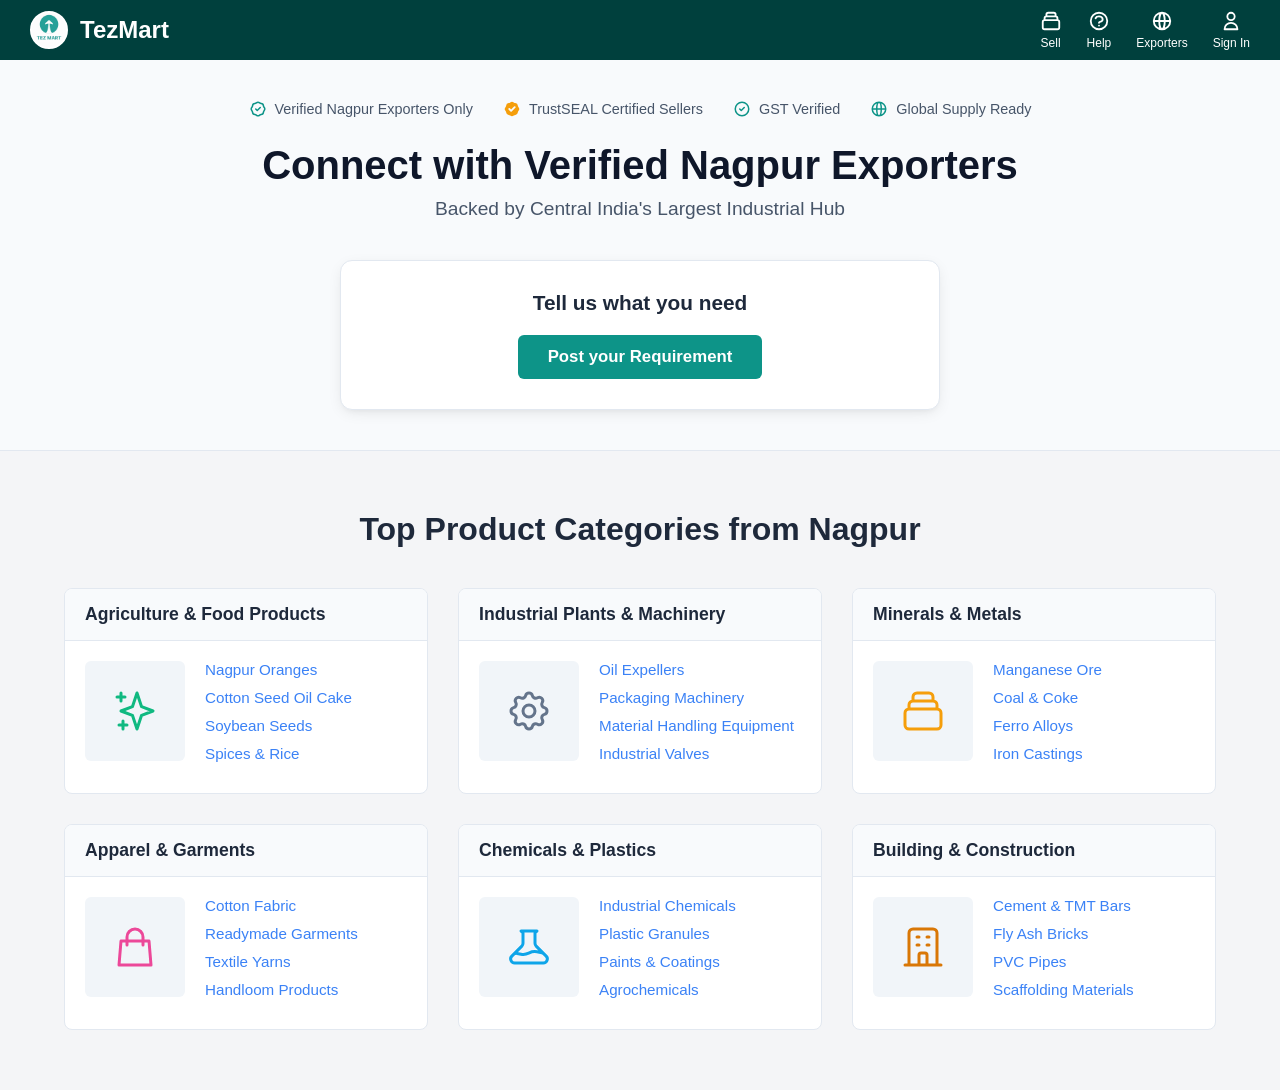
<file: exporters.html>
<!DOCTYPE html>
<html lang="en">
<head>
  <meta charset="UTF-8">
  <meta name="viewport" content="width=device-width, initial-scale=1.0">
  <title>Nagpur Exporters - TezMart</title>
  <link rel="stylesheet" href="/style.css">
  <link rel="icon" href="/favicon.png" type="image/svg+xml">
  <style>
    .exporters-hero {
      background-color: #f8fafc;
      padding: 40px 5%;
      text-align: center;
      border-bottom: 1px solid #e2e8f0;
    }
    
    .trust-badges {
      display: flex;
      justify-content: center;
      gap: 30px;
      margin-bottom: 25px;
      flex-wrap: wrap;
    }
    
    .trust-badge {
      display: flex;
      align-items: center;
      gap: 8px;
      font-size: 0.9rem;
      color: #475569;
      font-weight: 500;
    }
    
    .trust-badge svg {
      width: 18px;
      height: 18px;
      color: #0d9488;
    }
    
    .exporters-title {
      font-size: 2.5rem;
      color: #0f172a;
      margin-bottom: 10px;
      font-weight: 700;
    }
    
    .exporters-subtitle {
      font-size: 1.2rem;
      color: #475569;
      margin-bottom: 40px;
    }
    
    .requirement-box {
      max-width: 600px;
      margin: 0 auto;
      background: white;
      padding: 30px;
      border-radius: 12px;
      box-shadow: 0 4px 15px -3px rgba(0, 0, 0, 0.1), 0 4px 6px -4px rgba(0, 0, 0, 0.05);
      border: 1px solid #e2e8f0;
    }
    
    .requirement-box h3 {
      font-size: 1.3rem;
      color: #1e293b;
      margin-top: 0;
      margin-bottom: 20px;
      text-align: left;
    }
    
    .req-input-group {
      display: flex;
      align-items: center;
      margin-bottom: 20px;
    }
    
    .req-input-group label {
      width: 120px;
      text-align: left;
      color: #475569;
      font-size: 0.95rem;
    }
    
    .req-input-group input {
      flex: 1;
      padding: 12px 15px;
      border: 1px solid #cbd5e1;
      border-radius: 6px;
      font-size: 1rem;
      outline: none;
    }
    
    .req-input-group input:focus {
      border-color: #0d9488;
      box-shadow: 0 0 0 2px rgba(13, 148, 136, 0.1);
    }
    
    .submit-req-btn {
      background-color: #0d9488;
      color: white;
      border: none;
      padding: 12px 30px;
      border-radius: 6px;
      font-size: 1.05rem;
      font-weight: 600;
      cursor: pointer;
      transition: background-color 0.2s;
    }
    
    .submit-req-btn:hover {
      background-color: #0f766e;
    }
    
    .categories-section {
      padding: 60px 5%;
    }
    
    .categories-title {
      text-align: center;
      font-size: 2rem;
      color: #1e293b;
      margin-bottom: 40px;
    }
    
    .categories-grid {
      display: grid;
      grid-template-columns: repeat(auto-fill, minmax(350px, 1fr));
      gap: 30px;
    }
    
    .category-card {
      background: white;
      border: 1px solid #e2e8f0;
      border-radius: 8px;
      overflow: hidden;
    }
    
    .category-header {
      padding: 15px 20px;
      background-color: #f8fafc;
      border-bottom: 1px solid #e2e8f0;
      font-weight: 600;
      color: #1e293b;
      font-size: 1.1rem;
    }
    
    .category-content {
      display: flex;
      padding: 20px;
      gap: 20px;
    }
    
    .category-image {
      width: 100px;
      height: 100px;
      background-color: #f1f5f9;
      border-radius: 6px;
      object-fit: cover;
      display: flex;
      align-items: center;
      justify-content: center;
      color: #94a3b8;
    }
    
    .category-list {
      list-style: none;
      padding: 0;
      margin: 0;
      flex: 1;
    }
    
    .category-list li {
      margin-bottom: 10px;
    }
    
    .category-list li a {
      color: #3b82f6;
      text-decoration: none;
      font-size: 0.95rem;
    }
    
    .category-list li a:hover {
      text-decoration: underline;
    }
  </style>
</head>
<body>
  <!-- Header -->
  <header class="top-header">
    <div class="logo" onclick="window.location.href='/index.html'" style="cursor:pointer">
      <div class="logo-wrapper"><img src="/logo.jpeg" alt="TezMart logo" class="logo-image"></div>
      <span class="logo-text">TezMart</span>
    </div>
    <nav class="top-nav">
      <a href="/sell-landing.html" class="nav-link">
        <svg fill="none" stroke="currentColor" viewBox="0 0 24 24" xmlns="http://www.w3.org/2000/svg"><path stroke-linecap="round" stroke-linejoin="round" stroke-width="2" d="M19 11H5m14 0a2 2 0 012 2v6a2 2 0 01-2 2H5a2 2 0 01-2-2v-6a2 2 0 012-2m14 0V9a2 2 0 00-2-2M5 11V9a2 2 0 012-2m0 0V5a2 2 0 012-2h6a2 2 0 012 2v2M7 7h10"></path></svg>
        <span>Sell</span>
      </a>
      <a href="#" class="nav-link">
        <svg fill="none" stroke="currentColor" viewBox="0 0 24 24" xmlns="http://www.w3.org/2000/svg"><path stroke-linecap="round" stroke-linejoin="round" stroke-width="2" d="M8.228 9c.549-1.165 2.03-2 3.772-2 2.21 0 4 1.343 4 3 0 1.4-1.278 2.575-3.006 2.907-.542.104-.994.54-.994 1.093m0 3h.01M21 12a9 9 0 11-18 0 9 9 0 0118 0z"></path></svg>
        <span>Help</span>
      </a>
      <a href="/exporters.html" class="nav-link">
        <svg fill="none" stroke="currentColor" viewBox="0 0 24 24" xmlns="http://www.w3.org/2000/svg"><path stroke-linecap="round" stroke-linejoin="round" stroke-width="2" d="M21 12a9 9 0 01-9 9m9-9a9 9 0 00-9-9m9 9H3m9 9a9 9 0 01-9-9m9 9c1.657 0 3-4.03 3-9s-1.343-9-3-9m0 18c-1.657 0-3-4.03-3-9s1.343-9 3-9m-9 9a9 9 0 019-9"></path></svg>
        <span>Exporters</span>
      </a>
      <div class="user-nav-container" id="user-nav-container">
        <a href="#" class="nav-link user-menu" id="top-user-menu">
          <svg fill="none" stroke="currentColor" viewBox="0 0 24 24" xmlns="http://www.w3.org/2000/svg"><path stroke-linecap="round" stroke-linejoin="round" stroke-width="2" d="M16 7a4 4 0 11-8 0 4 4 0 018 0zM12 14a7 7 0 00-7 7h14a7 7 0 00-7-7z"></path></svg>
          <span id="top-user-name">Sign In</span>
        </a>
        <div class="user-dropdown" id="user-dropdown">
          <a href="/profile.html">My Profile</a>
          <a href="#" id="top-logout-btn" style="color: #ef4444; border-top: 1px solid #e0e0e0;">Logout</a>
        </div>
      </div>
    </nav>
  </header>

  <div class="exporters-hero">
    <div class="trust-badges">
      <div class="trust-badge">
        <svg fill="none" stroke="currentColor" viewBox="0 0 24 24"><path stroke-linecap="round" stroke-linejoin="round" stroke-width="2" d="M9 12l2 2 4-4M7.835 4.697a3.42 3.42 0 001.946-.806 3.42 3.42 0 014.438 0 3.42 3.42 0 001.946.806 3.42 3.42 0 013.138 3.138 3.42 3.42 0 00.806 1.946 3.42 3.42 0 010 4.438 3.42 3.42 0 00-.806 1.946 3.42 3.42 0 01-3.138 3.138 3.42 3.42 0 00-1.946.806 3.42 3.42 0 01-4.438 0 3.42 3.42 0 00-1.946-.806 3.42 3.42 0 01-3.138-3.138 3.42 3.42 0 00-.806-1.946 3.42 3.42 0 010-4.438 3.42 3.42 0 00.806-1.946 3.42 3.42 0 013.138-3.138z"></path></svg>
        Verified Nagpur Exporters Only
      </div>
      <div class="trust-badge">
        <svg fill="currentColor" viewBox="0 0 20 20" style="color: #f59e0b;"><path fill-rule="evenodd" d="M6.267 3.455a3.066 3.066 0 001.745-.723 3.066 3.066 0 013.976 0 3.066 3.066 0 001.745.723 3.066 3.066 0 012.812 2.812c.051.643.304 1.254.723 1.745a3.066 3.066 0 010 3.976 3.066 3.066 0 00-.723 1.745 3.066 3.066 0 01-2.812 2.812 3.066 3.066 0 00-1.745.723 3.066 3.066 0 01-3.976 0 3.066 3.066 0 00-1.745-.723 3.066 3.066 0 01-2.812-2.812 3.066 3.066 0 00-.723-1.745 3.066 3.066 0 010-3.976 3.066 3.066 0 00.723-1.745 3.066 3.066 0 012.812-2.812zm7.44 5.252a1 1 0 00-1.414-1.414L9 10.586 7.707 9.293a1 1 0 00-1.414 1.414l2 2a1 1 0 001.414 0l4-4z" clip-rule="evenodd"></path></svg>
        TrustSEAL Certified Sellers
      </div>
      <div class="trust-badge">
        <svg fill="none" stroke="currentColor" viewBox="0 0 24 24"><path stroke-linecap="round" stroke-linejoin="round" stroke-width="2" d="M9 12l2 2 4-4m6 2a9 9 0 11-18 0 9 9 0 0118 0z"></path></svg>
        GST Verified
      </div>
      <div class="trust-badge">
        <svg fill="none" stroke="currentColor" viewBox="0 0 24 24"><path stroke-linecap="round" stroke-linejoin="round" stroke-width="2" d="M21 12a9 9 0 01-9 9m9-9a9 9 0 00-9-9m9 9H3m9 9a9 9 0 01-9-9m9 9c1.657 0 3-4.03 3-9s-1.343-9-3-9m0 18c-1.657 0-3-4.03-3-9s1.343-9 3-9m-9 9a9 9 0 019-9"></path></svg>
        Global Supply Ready
      </div>
    </div>
    
    <h1 class="exporters-title">Connect with Verified Nagpur Exporters</h1>
    <p class="exporters-subtitle">Backed by Central India's Largest Industrial Hub</p>
    
    <div class="requirement-box">
      <h3 style="text-align: center;">Tell us what you need</h3>
      <div style="text-align: center;">
        <button class="submit-req-btn" onclick="submitExporterRequirement()">Post your Requirement</button>
      </div>
    </div>
  </div>

  <div class="categories-section">
    <h2 class="categories-title">Top Product Categories from Nagpur</h2>
    <div class="categories-grid">
      
      <!-- Category 1 -->
      <div class="category-card">
        <div class="category-header">Agriculture & Food Products</div>
        <div class="category-content">
           <div class="category-image"><svg fill="none" stroke="currentColor" viewBox="0 0 24 24" style="width: 48px; height: 48px; color: #10b981;"><path stroke-linecap="round" stroke-linejoin="round" stroke-width="1.5" d="M5 3v4M3 5h4M6 17v4m-2-2h4m5-16l2.286 6.857L21 12l-5.714 2.143L13 21l-2.286-6.857L5 12l5.714-2.143L13 3z"></path></svg></div>
           <ul class="category-list">
             <li><a href="#">Nagpur Oranges</a></li>
             <li><a href="#">Cotton Seed Oil Cake</a></li>
             <li><a href="#">Soybean Seeds</a></li>
             <li><a href="#">Spices & Rice</a></li>
           </ul>
        </div>
      </div>
      
      <!-- Category 2 -->
      <div class="category-card">
        <div class="category-header">Industrial Plants & Machinery</div>
        <div class="category-content">
           <div class="category-image"><svg fill="none" stroke="currentColor" viewBox="0 0 24 24" style="width: 48px; height: 48px; color: #64748b;"><path stroke-linecap="round" stroke-linejoin="round" stroke-width="1.5" d="M10.325 4.317c.426-1.756 2.924-1.756 3.35 0a1.724 1.724 0 002.573 1.066c1.543-.94 3.31.826 2.37 2.37a1.724 1.724 0 001.065 2.572c1.756.426 1.756 2.924 0 3.35a1.724 1.724 0 00-1.066 2.573c.94 1.543-.826 3.31-2.37 2.37a1.724 1.724 0 00-2.572 1.065c-.426 1.756-2.924 1.756-3.35 0a1.724 1.724 0 00-2.573-1.066c-1.543.94-3.31-.826-2.37-2.37a1.724 1.724 0 00-1.065-2.572c-1.756-.426-1.756-2.924 0-3.35a1.724 1.724 0 001.066-2.573c-.94-1.543.826-3.31 2.37-2.37.996.608 2.296.07 2.572-1.065z"></path><path stroke-linecap="round" stroke-linejoin="round" stroke-width="1.5" d="M15 12a3 3 0 11-6 0 3 3 0 016 0z"></path></svg></div>
           <ul class="category-list">
             <li><a href="#">Oil Expellers</a></li>
             <li><a href="#">Packaging Machinery</a></li>
             <li><a href="#">Material Handling Equipment</a></li>
             <li><a href="#">Industrial Valves</a></li>
           </ul>
        </div>
      </div>
      
      <!-- Category 3 -->
      <div class="category-card">
        <div class="category-header">Minerals & Metals</div>
        <div class="category-content">
           <div class="category-image"><svg fill="none" stroke="currentColor" viewBox="0 0 24 24" style="width: 48px; height: 48px; color: #f59e0b;"><path stroke-linecap="round" stroke-linejoin="round" stroke-width="1.5" d="M19 11H5m14 0a2 2 0 012 2v6a2 2 0 01-2 2H5a2 2 0 01-2-2v-6a2 2 0 012-2m14 0V9a2 2 0 00-2-2M5 11V9a2 2 0 012-2m0 0V5a2 2 0 012-2h6a2 2 0 012 2v2M7 7h10"></path></svg></div>
           <ul class="category-list">
             <li><a href="#">Manganese Ore</a></li>
             <li><a href="#">Coal & Coke</a></li>
             <li><a href="#">Ferro Alloys</a></li>
             <li><a href="#">Iron Castings</a></li>
           </ul>
        </div>
      </div>
      
      <!-- Category 4 -->
      <div class="category-card">
        <div class="category-header">Apparel & Garments</div>
        <div class="category-content">
           <div class="category-image"><svg fill="none" stroke="currentColor" viewBox="0 0 24 24" style="width: 48px; height: 48px; color: #ec4899;"><path stroke-linecap="round" stroke-linejoin="round" stroke-width="1.5" d="M16 11V7a4 4 0 00-8 0v4M5 9h14l1 12H4L5 9z"></path></svg></div>
           <ul class="category-list">
             <li><a href="#">Cotton Fabric</a></li>
             <li><a href="#">Readymade Garments</a></li>
             <li><a href="#">Textile Yarns</a></li>
             <li><a href="#">Handloom Products</a></li>
           </ul>
        </div>
      </div>
      
      <!-- Category 5 -->
      <div class="category-card">
        <div class="category-header">Chemicals & Plastics</div>
        <div class="category-content">
           <div class="category-image"><svg fill="none" stroke="currentColor" viewBox="0 0 24 24" style="width: 48px; height: 48px; color: #0ea5e9;"><path stroke-linecap="round" stroke-linejoin="round" stroke-width="1.5" d="M19.428 15.428a2 2 0 00-1.022-.547l-2.387-.477a6 6 0 00-3.86.517l-.318.158a6 6 0 01-3.86.517L6.05 15.21a2 2 0 00-1.806.547M8 4h8l-1 1v5.172a2 2 0 00.586 1.414l5 5c1.26 1.26.367 3.414-1.415 3.414H4.828c-1.782 0-2.674-2.154-1.414-3.414l5-5A2 2 0 009 10.172V5L8 4z"></path></svg></div>
           <ul class="category-list">
             <li><a href="#">Industrial Chemicals</a></li>
             <li><a href="#">Plastic Granules</a></li>
             <li><a href="#">Paints & Coatings</a></li>
             <li><a href="#">Agrochemicals</a></li>
           </ul>
        </div>
      </div>
      
      <!-- Category 6 -->
      <div class="category-card">
        <div class="category-header">Building & Construction</div>
        <div class="category-content">
           <div class="category-image"><svg fill="none" stroke="currentColor" viewBox="0 0 24 24" style="width: 48px; height: 48px; color: #d97706;"><path stroke-linecap="round" stroke-linejoin="round" stroke-width="1.5" d="M19 21V5a2 2 0 00-2-2H7a2 2 0 00-2 2v16m14 0h2m-2 0h-5m-9 0H3m2 0h5M9 7h1m-1 4h1m4-4h1m-1 4h1m-5 10v-5a1 1 0 011-1h2a1 1 0 011 1v5m-4 0h4"></path></svg></div>
           <ul class="category-list">
             <li><a href="#">Cement & TMT Bars</a></li>
             <li><a href="#">Fly Ash Bricks</a></li>
             <li><a href="#">PVC Pipes</a></li>
             <li><a href="#">Scaffolding Materials</a></li>
           </ul>
        </div>
      </div>
      
    </div>
  </div>

  <script src="/script.js"></script>
  <script>
    function submitExporterRequirement() {
      const user = sessionStorage.getItem('tezmart_current_user');
      
      if (!user) {
        window.location.href = '/login.html';
        return;
      }
      
      window.location.href = '/post-requirement.html';
    }
  </script>
</body>
</html>
</file>
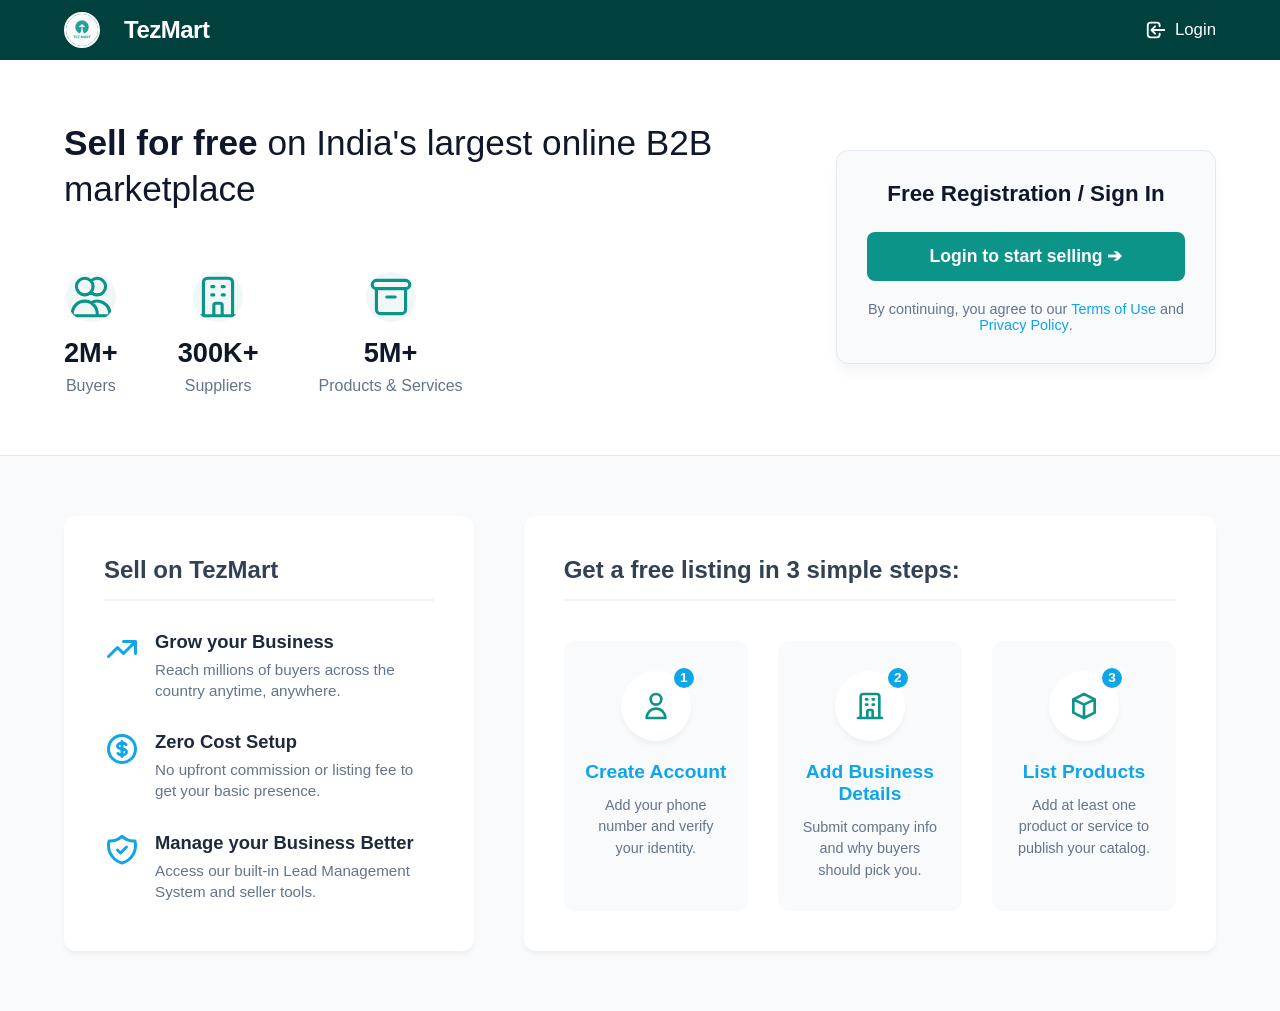
<file: sell-landing.html>
<!DOCTYPE html>
<html lang="en">
<head>
  <meta charset="UTF-8">
  <meta name="viewport" content="width=device-width, initial-scale=1.0">
  <title>Sell on TezMart - Free Registration</title>
  <link rel="stylesheet" href="/style.css">
  <link rel="icon" href="/favicon.png" type="image/svg+xml">
  <style>
    body {
      background-color: #f8fafc;
      margin: 0;
      font-family: 'Inter', system-ui, sans-serif;
      min-height: 100vh;
      display: flex;
      flex-direction: column;
    }
    
    .sell-header {
      background: var(--primary-color);
      padding: 12px 5%;
      display: flex;
      justify-content: space-between;
      align-items: center;
      color: white;
    }
    
    .sell-hero {
      background-color: #ffffff;
      padding: 60px 5%;
      display: flex;
      justify-content: space-between;
      align-items: center;
      gap: 50px;
      border-bottom: 1px solid #e2e8f0;
    }
    
    .sell-hero-left {
      flex: 1;
      display: flex;
      flex-direction: column;
    }
    
    .sell-title {
      font-size: 2.2rem;
      color: #0f172a;
      margin-bottom: 40px;
      line-height: 1.3;
    }
    
    .sell-stats-container {
      display: flex;
      gap: 60px;
      margin-top: 20px;
    }
    
    .stat-item {
      display: flex;
      flex-direction: column;
      align-items: center;
      text-align: center;
    }
    
    .stat-icon {
      width: 50px;
      height: 50px;
      margin-bottom: 15px;
      color: #0d9488;
    }
    
    .stat-value {
      font-size: 1.7rem;
      font-weight: 700;
      color: #0f172a;
      margin-bottom: 8px;
    }
    
    .stat-label {
      font-size: 1rem;
      color: #64748b;
    }
    
    .sell-hero-right {
      width: 380px;
      background-color: #f8fafc;
      border: 1px solid #e2e8f0;
      border-radius: 12px;
      padding: 30px;
      box-shadow: 0 10px 15px -3px rgba(0, 0, 0, 0.05);
    }
    
    .sell-auth-title {
      font-size: 1.4rem;
      font-weight: 600;
      color: #0f172a;
      margin-bottom: 25px;
      text-align: center;
    }
    
    .sell-auth-btn {
      display: block;
      width: 100%;
      background-color: #0d9488;
      color: white;
      text-align: center;
      padding: 14px;
      border-radius: 8px;
      text-decoration: none;
      font-weight: 600;
      font-size: 1.1rem;
      border: none;
      cursor: pointer;
      transition: background-color 0.2s;
    }
    
    .sell-auth-btn:hover {
      background-color: #0f766e;
    }
    
    .sell-features-section {
      padding: 60px 5%;
      display: flex;
      gap: 50px;
      flex: 1;
    }
    
    .features-col {
      background: white;
      padding: 40px;
      border-radius: 12px;
      box-shadow: 0 4px 6px -1px rgba(0,0,0,0.05);
    }
    
    .features-title {
      font-size: 1.5rem;
      color: #334155;
      margin-bottom: 30px;
      border-bottom: 2px solid #f1f5f9;
      padding-bottom: 15px;
    }
    
    .feature-item {
      display: flex;
      gap: 15px;
      margin-bottom: 30px;
    }
    
    .feature-item:last-child {
      margin-bottom: 0;
    }
    
    .feature-icon {
      width: 36px;
      height: 36px;
      color: #0ea5e9;
      flex-shrink: 0;
    }
    
    .feature-text h4 {
      margin: 0 0 6px 0;
      font-size: 1.15rem;
      color: #1e293b;
    }
    
    .feature-text p {
      margin: 0;
      color: #64748b;
      font-size: 0.95rem;
      line-height: 1.4;
    }
    
    .steps-container {
      display: flex;
      justify-content: space-between;
      gap: 30px;
      margin-top: 40px;
    }
    
    .step-item {
      flex: 1;
      text-align: center;
      position: relative;
      background: #f8fafc;
      padding: 30px 20px;
      border-radius: 12px;
    }
    
    .step-icon-wrapper {
      width: 70px;
      height: 70px;
      background-color: white;
      border-radius: 50%;
      display: flex;
      align-items: center;
      justify-content: center;
      margin: 0 auto 20px auto;
      box-shadow: 0 4px 6px -1px rgba(0,0,0,0.05);
      position: relative;
    }
    
    .step-number {
      position: absolute;
      top: -5px;
      right: -5px;
      background: #0ea5e9;
      color: white;
      width: 24px;
      height: 24px;
      border-radius: 50%;
      font-size: 0.85rem;
      display: flex;
      align-items: center;
      justify-content: center;
      font-weight: bold;
      border: 2px solid white;
    }
    
    .step-icon {
      width: 32px;
      height: 32px;
      color: #0d9488;
    }
    
    .step-item h4 {
      margin: 0 0 12px 0;
      color: #0ea5e9;
      font-size: 1.2rem;
    }
    
    .step-item p {
      margin: 0;
      color: #64748b;
      font-size: 0.9rem;
      line-height: 1.5;
    }
  </style>
</head>
<body>
  <header class="sell-header">
    <div class="logo" onclick="window.location.href='/index.html'" style="cursor:pointer">
      <div class="logo-wrapper" style="width: 36px; height: 36px; background: white; border-radius: 50%; display: flex; align-items: center; justify-content: center; overflow: hidden; margin-right: 12px;">
        <img src="/logo.jpeg" alt="TezMart logo" style="width: 100%; height: 100%; object-fit: cover;">
      </div>
      <span style="font-size: 1.5rem; font-weight: 700; letter-spacing: -0.5px;">TezMart</span>
    </div>
    <a href="/login.html" style="color: white; text-decoration: none; font-weight: 500; display: flex; align-items: center; gap: 8px; font-size: 1.05rem;">
      <svg fill="none" stroke="currentColor" viewBox="0 0 24 24" style="width: 22px; height: 22px;"><path stroke-linecap="round" stroke-linejoin="round" stroke-width="2" d="M11 16l-4-4m0 0l4-4m-4 4h14m-5 4v1a3 3 0 01-3 3H6a3 3 0 01-3-3V7a3 3 0 013-3h7a3 3 0 013 3v1"></path></svg>
      Login
    </a>
  </header>

  <div class="sell-hero">
    <div class="sell-hero-left">
      <div class="sell-title"><b>Sell for free</b> on India's largest online B2B marketplace</div>
      
      <div class="sell-stats-container">
        <div class="stat-item">
          <svg class="stat-icon" fill="none" stroke="currentColor" viewBox="0 0 24 24" xmlns="http://www.w3.org/2000/svg"><path stroke-linecap="round" stroke-linejoin="round" stroke-width="1.5" d="M12 4.354a4 4 0 110 5.292M15 21H3v-1a6 6 0 0112 0v1zm0 0h6v-1a6 6 0 00-9-5.197M13 7a4 4 0 11-8 0 4 4 0 018 0z"></path></svg>
          <div class="stat-value">2M+</div>
          <div class="stat-label">Buyers</div>
        </div>
        <div class="stat-item">
          <svg class="stat-icon" fill="none" stroke="currentColor" viewBox="0 0 24 24" xmlns="http://www.w3.org/2000/svg"><path stroke-linecap="round" stroke-linejoin="round" stroke-width="1.5" d="M19 21V5a2 2 0 00-2-2H7a2 2 0 00-2 2v16m14 0h2m-2 0h-5m-9 0H3m2 0h5M9 7h1m-1 4h1m4-4h1m-1 4h1m-5 10v-5a1 1 0 011-1h2a1 1 0 011 1v5m-4 0h4"></path></svg>
          <div class="stat-value">300K+</div>
          <div class="stat-label">Suppliers</div>
        </div>
        <div class="stat-item">
          <svg class="stat-icon" fill="none" stroke="currentColor" viewBox="0 0 24 24" xmlns="http://www.w3.org/2000/svg"><path stroke-linecap="round" stroke-linejoin="round" stroke-width="1.5" d="M5 8h14M5 8a2 2 0 110-4h14a2 2 0 110 4M5 8v10a2 2 0 002 2h10a2 2 0 002-2V8m-9 4h4"></path></svg>
          <div class="stat-value">5M+</div>
          <div class="stat-label">Products & Services</div>
        </div>
      </div>
    </div>
    
    <div class="sell-hero-right">
      <div class="sell-auth-title">Free Registration / Sign In</div>
      <button class="sell-auth-btn" onclick="window.location.href='/login.html'">Login to start selling ➔</button>
      <div style="text-align: center; margin-top: 20px; font-size: 0.9rem; color: #64748b;">
        By continuing, you agree to our <a href="#" style="color: #0ea5e9; text-decoration: none; font-weight: 500;">Terms of Use</a> and <a href="#" style="color: #0ea5e9; text-decoration: none; font-weight: 500;">Privacy Policy</a>.
      </div>
    </div>
  </div>

  <div class="sell-features-section">
    <!-- Left Column - Features -->
    <div class="features-col" style="flex: 0.7;">
      <h3 class="features-title">Sell on TezMart</h3>
      
      <div class="feature-item">
        <svg class="feature-icon" fill="none" stroke="currentColor" viewBox="0 0 24 24"><path stroke-linecap="round" stroke-linejoin="round" stroke-width="2" d="M13 7h8m0 0v8m0-8l-8 8-4-4-6 6"></path></svg>
        <div class="feature-text">
          <h4>Grow your Business</h4>
          <p>Reach millions of buyers across the country anytime, anywhere.</p>
        </div>
      </div>
      
      <div class="feature-item">
        <svg class="feature-icon" fill="none" stroke="currentColor" viewBox="0 0 24 24"><path stroke-linecap="round" stroke-linejoin="round" stroke-width="2" d="M12 8c-1.657 0-3 .895-3 2s1.343 2 3 2 3 .895 3 2-1.343 2-3 2m0-8c1.11 0 2.08.402 2.599 1M12 8V7m0 1v8m0 0v1m0-1c-1.11 0-2.08-.402-2.599-1M21 12a9 9 0 11-18 0 9 9 0 0118 0z"></path></svg>
        <div class="feature-text">
          <h4>Zero Cost Setup</h4>
          <p>No upfront commission or listing fee to get your basic presence.</p>
        </div>
      </div>
      
      <div class="feature-item">
        <svg class="feature-icon" fill="none" stroke="currentColor" viewBox="0 0 24 24"><path stroke-linecap="round" stroke-linejoin="round" stroke-width="2" d="M9 12l2 2 4-4m5.618-4.016A11.955 11.955 0 0112 2.944a11.955 11.955 0 01-8.618 3.04A12.02 12.02 0 003 9c0 5.591 3.824 10.29 9 11.622 5.176-1.332 9-6.03 9-11.622 0-1.042-.133-2.052-.382-3.016z"></path></svg>
        <div class="feature-text">
          <h4>Manage your Business Better</h4>
          <p>Access our built-in Lead Management System and seller tools.</p>
        </div>
      </div>
    </div>

    <!-- Right Column - Steps -->
    <div class="features-col" style="flex: 1.3;">
      <h3 class="features-title">Get a free listing in 3 simple steps:</h3>
      
      <div class="steps-container">
        <div class="step-item">
          <div class="step-icon-wrapper">
            <div class="step-number">1</div>
            <svg class="step-icon" fill="none" stroke="currentColor" viewBox="0 0 24 24"><path stroke-linecap="round" stroke-linejoin="round" stroke-width="2" d="M16 7a4 4 0 11-8 0 4 4 0 018 0zM12 14a7 7 0 00-7 7h14a7 7 0 00-7-7z"></path></svg>
          </div>
          <h4>Create Account</h4>
          <p>Add your phone number and verify your identity.</p>
        </div>
        
        <div class="step-item">
          <div class="step-icon-wrapper">
            <div class="step-number">2</div>
            <svg class="step-icon" fill="none" stroke="currentColor" viewBox="0 0 24 24"><path stroke-linecap="round" stroke-linejoin="round" stroke-width="2" d="M19 21V5a2 2 0 00-2-2H7a2 2 0 00-2 2v16m14 0h2m-2 0h-5m-9 0H3m2 0h5M9 7h1m-1 4h1m4-4h1m-1 4h1m-5 10v-5a1 1 0 011-1h2a1 1 0 011 1v5m-4 0h4"></path></svg>
          </div>
          <h4>Add Business Details</h4>
          <p>Submit company info and why buyers should pick you.</p>
        </div>
        
        <div class="step-item">
          <div class="step-icon-wrapper">
            <div class="step-number">3</div>
            <svg class="step-icon" fill="none" stroke="currentColor" viewBox="0 0 24 24"><path stroke-linecap="round" stroke-linejoin="round" stroke-width="2" d="M20 7l-8-4-8 4m16 0l-8 4m8-4v10l-8 4m0-10L4 7m8 4v10M4 7v10l8 4"></path></svg>
          </div>
          <h4>List Products</h4>
          <p>Add at least one product or service to publish your catalog.</p>
        </div>
      </div>
    </div>
  </div>

  <script src="/script.js"></script>
</body>
</html>
</file>
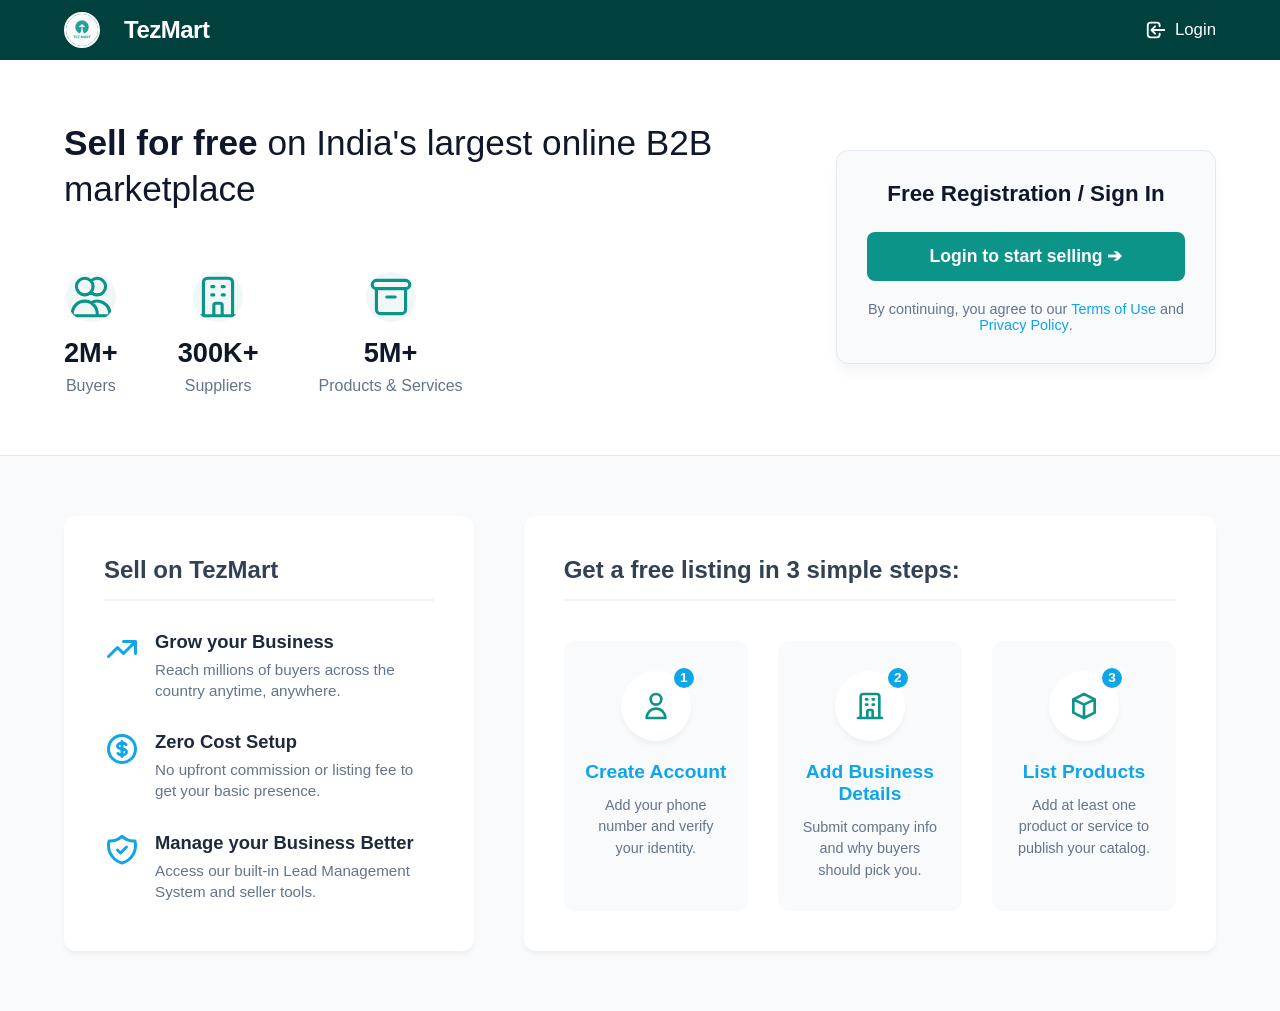
<file: seller-registration.html>
<!DOCTYPE html>
<html lang="en">
<head>
  <meta charset="UTF-8">
  <meta name="viewport" content="width=device-width, initial-scale=1.0">
  <title>Seller Registration - TezMart</title>
  <script>
    if (!sessionStorage.getItem("tezmart_current_user")) {
      window.location.replace("/sell-landing.html");
    }
  </script>
  <link rel="stylesheet" href="/style.css">
  <link rel="icon" href="/favicon.png" type="image/png">
  <style>
    .registration-layout {
      background-color: #f8fafc;
      min-height: 100vh;
      display: flex;
      flex-direction: column;
    }
    
    .registration-header {
      background-color: var(--primary-color);
      color: white;
      padding: 10px 20px;
      display: flex;
      justify-content: space-between;
      align-items: center;
      height: 60px;
    }

    .registration-container {
      max-width: 800px;
      margin: 40px auto;
      width: 100%;
      padding: 0 20px;
    }

    .stepper {
      display: flex;
      justify-content: space-between;
      margin-bottom: 40px;
      position: relative;
      font-size: 0.85rem;
      font-weight: 600;
      color: #64748b;
      max-width: 600px;
      margin-left: auto;
      margin-right: auto;
    }

    .stepper-line {
       position: absolute;
       top: 15px;
       left: 50px;
       right: 50px;
       height: 2px;
       background-color: #e2e8f0;
       z-index: 1;
    }

    .step {
      display: flex;
      flex-direction: column;
      align-items: center;
      gap: 8px;
      position: relative;
      z-index: 2;
      flex: 1;
    }

    .step-circle {
      width: 32px;
      height: 32px;
      border-radius: 50%;
      background-color: white;
      border: 2px solid #cbd5e1;
      display: flex;
      align-items: center;
      justify-content: center;
      font-weight: bold;
      color: #64748b;
    }

    .step.active .step-circle {
      background-color: var(--primary-color);
      border-color: var(--primary-color);
      color: white;
    }
    .step.active {
      color: var(--primary-color);
    }
    
    .step.completed .step-circle {
      background-color: var(--primary-color);
      border-color: var(--primary-color);
      color: white;
    }

    .registration-card {
      background: var(--white);
      border-radius: 8px;
      border: 1px solid var(--border-color);
      box-shadow: 0 2px 4px rgba(0,0,0,0.02);
      padding: 40px;
    }

    .registration-title {
      font-size: 1.5rem;
      color: var(--primary-color);
      font-weight: bold;
      margin-bottom: 5px;
    }
    
    .registration-subtitle {
      color: #64748b;
      font-size: 0.95rem;
      margin-bottom: 30px;
    }

    .toggle-group {
      display: flex;
      gap: 20px;
      margin-bottom: 30px;
    }

    .toggle-option {
      flex: 1;
      border: 1px solid #cbd5e1;
      border-radius: 8px;
      padding: 15px 20px;
      cursor: pointer;
      display: flex;
      align-items: center;
      justify-content: space-between;
      transition: all 0.2s;
    }

    .toggle-option.active {
      border-color: #00a699;
      background-color: #e6f6f5;
    }

    .toggle-option-left {
      display: flex;
      gap: 15px;
      align-items: center;
    }

    .toggle-option h4 {
      font-size: 1rem;
      color: var(--text-dark);
      margin-bottom: 4px;
      font-weight: 600;
    }

    .toggle-option p {
      font-size: 0.8rem;
      color: #64748b;
      margin: 0;
    }

    .radio-circle {
      width: 20px;
      height: 20px;
      border-radius: 50%;
      border: 2px solid #cbd5e1;
      display: flex;
      align-items: center;
      justify-content: center;
    }

    .toggle-option.active .radio-circle {
      border-color: #00a699;
    }

    .radio-circle::after {
      content: '';
      width: 10px;
      height: 10px;
      border-radius: 50%;
      background-color: #00a699;
      display: none;
    }

    .toggle-option.active .radio-circle::after {
      display: block;
    }

    .input-row {
      display: flex;
      gap: 15px;
      margin-bottom: 20px;
      align-items: flex-end;
    }

    .input-row .form-group {
      flex: 2;
      margin-bottom: 0;
    }

    .btn-fetch {
      flex: 1;
      background-color: #aed9d4;
      color: #006059;
      border: none;
      padding: 12px 20px;
      border-radius: 6px;
      font-weight: bold;
      cursor: pointer;
      height: 48px; /* matching standard input height plus slight offset if needed */
      font-size: 0.95rem;
      transition: background-color 0.2s;
    }
    
    .btn-fetch:hover {
      background-color: #9bd0c9;
    }
    
    .btn-fetch.active {
      background-color: #00a699;
      color: white;
    }
    
    .btn-fetch.active:hover {
      background-color: #008f83;
    }

    .btn-continue {
      width: 100%;
      background-color: #aed9d4;
      color: white;
      border: none;
      padding: 15px;
      border-radius: 6px;
      font-size: 1.1rem;
      font-weight: bold;
      margin-top: 10px;
      cursor: pointer;
      transition: background-color 0.2s;
    }
    
    .btn-continue.active {
      background-color: #00a699;
    }
    
    .btn-continue.active:hover {
      background-color: #008f83;
    }

    .form-step {
      display: none;
    }

    .form-step.active {
      display: block;
    }

    .product-form-grid {
      display: grid;
      grid-template-columns: 1fr 1fr;
      gap: 20px;
    }
    
    .full-width {
      grid-column: 1 / -1;
    }

    .form-group input, .form-group select, .form-group textarea {
      width: 100%;
      padding: 12px 15px;
      border: 1px solid #cbd5e1;
      border-radius: 6px;
      font-size: 0.95rem;
      outline: none;
      transition: border-color 0.2s;
      background-color: white;
    }
    
    .form-group input:focus, .form-group select:focus, .form-group textarea:focus {
      border-color: #00a699;
    }
    
    .success-container {
      text-align: center;
      padding: 40px 20px;
    }
    
    .success-icon {
      width: 80px;
      height: 80px;
      background-color: #e6f6f5;
      color: #00a699;
      border-radius: 50%;
      display: inline-flex;
      align-items: center;
      justify-content: center;
      margin-bottom: 20px;
    }
    
    .success-icon svg {
      width: 40px;
      height: 40px;
    }
  </style>
</head>
<body class="registration-layout">

  <!-- Minimal Header -->
  <header class="registration-header">
    <div class="logo" onclick="window.location.href='/index.html'" style="cursor:pointer">
      <div class="logo-wrapper" style="width: 38px; height: 38px;"><img src="/logo.jpeg" alt="TezMart logo" class="logo-image"></div>
      <span class="logo-text" style="color: white;">TezMart</span>
    </div>
    <div style="font-size: 0.9rem; font-weight: 500;">
      Seller Registration
    </div>
  </header>

  <div class="registration-container">
    
    <!-- Stepper -->
    <div class="stepper">
      <div class="stepper-line"></div>
      <div class="step active" id="indicator-step-1">
        <div class="step-circle">1</div>
        <span>BUSINESS</span>
      </div>
      <div class="step" id="indicator-step-2">
        <div class="step-circle">2</div>
        <span>SERVICES</span>
      </div>
      <div class="step" id="indicator-step-3">
        <div class="step-circle">3</div>
        <span>DONE</span>
      </div>
    </div>

    <!-- Container Content -->
    <div class="registration-card">
      
      <!-- STEP 1: BUSINESS -->
      <div class="form-step active" id="step-1">
        <h2 class="registration-title">Start Selling on TezMart</h2>
        <p class="registration-subtitle">Enter your company details to help buyers understand your business.</p>

        <div class="product-form-grid">
          <div class="form-group full-width">
            <label>Company/Business Name *</label>
            <input type="text" id="company-name" placeholder="e.g., Acme Corp, Best Design Agency..." required>
          </div>
          
          <div class="form-group full-width">
            <label>Why should buyers choose your company? *</label>
            <textarea id="company-usp" rows="5" placeholder="Tell potential buyers what makes your business unique, your experience, and why they should pick you over others..." required></textarea>
          </div>
          
          <div class="form-group">
            <label>Year Established</label>
            <input type="number" id="company-year" placeholder="e.g., 2010">
          </div>
          
          <div class="form-group">
            <label>Business Type</label>
            <select id="company-type">
              <option value="Manufacturer">Manufacturer</option>
              <option value="Wholesaler">Wholesaler</option>
              <option value="Retailer">Retailer</option>
              <option value="Service Provider">Service Provider</option>
            </select>
          </div>
        </div>

        <button class="btn-continue active" id="btn-step-1" style="margin-top: 30px;" onclick="nextStep(2)">Continue to Add Services →</button>
      </div>

      <!-- STEP 2: SERVICES (Products) -->
      <div class="form-step" id="step-2">
        <h2 class="registration-title">Add your primary Service/Product</h2>
        <p class="registration-subtitle">Provide details about the main service you are offering.</p>

        <div class="product-form-grid">
          <div class="form-group full-width">
            <label>Service or Product Name *</label>
            <input type="text" id="service-name" placeholder="e.g., Website Development, Logo Design...">
          </div>
          
          <div class="form-group">
            <label>Unit of Measurement</label>
            <select id="service-unit">
              <option value="Project">Per Project</option>
              <option value="Month">Per Month</option>
              <option value="Hour">Per Hour</option>
              <option value="Package">Per Package</option>
              <option value="Unit">Per Unit</option>
            </select>
          </div>
          
          <div class="form-group">
            <label>Price per Unit (₹)</label>
            <input type="number" id="service-price" placeholder="e.g., 15000">
          </div>
          
          <div class="form-group full-width">
            <label>Service Location / Availability</label>
            <input type="text" id="service-location" placeholder="e.g., Remote, Pan India, or specific city">
          </div>

          <div class="form-group full-width">
            <label>How does this service work? (Description)</label>
            <textarea id="service-desc" rows="4" placeholder="Briefly describe your service, what's included, and your process..."></textarea>
          </div>

        </div>

        <div style="display: flex; gap: 15px; margin-top: 30px;">
          <button class="btn-fetch" style="flex: 0 0 auto;" onclick="nextStep(1)">← Back</button>
          <button class="btn-continue active" style="margin-top: 0; flex: 1;" onclick="nextStep(3)">Submit & Become a Seller</button>
        </div>
      </div>

      <!-- STEP 3: DONE -->
      <div class="form-step" id="step-3">
        <div class="success-container">
          <div class="success-icon">
            <svg fill="none" stroke="currentColor" viewBox="0 0 24 24" xmlns="http://www.w3.org/2000/svg"><path stroke-linecap="round" stroke-linejoin="round" stroke-width="3" d="M5 13l4 4L19 7"></path></svg>
          </div>
          <h2 class="registration-title" style="margin-bottom: 15px;">Congratulations!</h2>
          <p style="color: #64748b; font-size: 1.1rem; line-height: 1.5; margin-bottom: 30px;">Your registration is successful. You are now a verified seller on TezMart.</p>
          <button class="btn-continue active" onclick="window.location.href='/profile.html'">Go to My Dashboard</button>
        </div>
      </div>

    </div>
  </div>

  <script>
    function nextStep(step) {
      if (step === 2) {
        // Validation for step 1
        const companyName = document.getElementById('company-name').value.trim();
        const companyUsp = document.getElementById('company-usp').value.trim();
        
        if (!companyName || !companyUsp) {
          alert('Please enter your Company/Business Name and describe why buyers should choose you.');
          return;
        }
      }

      if (step === 3) {
        // Validation for step 2
        const name = document.getElementById('service-name').value;
        const price = document.getElementById('service-price').value;
        const unit = document.getElementById('service-unit').value;
        const locationStr = document.getElementById('service-location').value;
        if (!name || !price) {
          alert('Please fill in the required Service Name and Price.');
          return;
        }

        // Save to localStorage
        const services = JSON.parse(localStorage.getItem('tezmart_my_services') || '[]');
        services.push({
          id: Date.now().toString(),
          name: name,
          price: price,
          unit: unit,
          location: locationStr,
          date: new Date().toISOString()
        });
        localStorage.setItem('tezmart_my_services', JSON.stringify(services));
      }

      // Hide all steps
      document.querySelectorAll('.form-step').forEach(el => el.classList.remove('active'));
      
      // Show target step
      document.getElementById('step-' + step).classList.add('active');

      // Update stepper indicators
      document.querySelectorAll('.step').forEach((el, index) => {
        el.classList.remove('active');
        
        // If it's a previous step, mark as completed
        if (index + 1 < step) {
          el.classList.add('completed');
        } else {
          el.classList.remove('completed');
        }
        
        // If it's the current step, mark as active
        if (index + 1 === step) {
          el.classList.add('active');
        }
      });
    }
  </script>
  <script src="/script.js"></script>
</body>
</html>
</file>
<file: style.css>
:root {
  --primary-color: #00403d; /* Dark Teal */
  --primary-color-hover: #002e2c;
  --secondary-color: #ffcc00; /* Yellow */
  --secondary-color-hover: #e6b800;
  --bg-color: #f4f5f7;
  --white: #ffffff;
  --text-dark: #333333;
  --text-light: #777777;
  --border-color: #e0e0e0;
}

* {
  margin: 0;
  padding: 0;
  box-sizing: border-box;
  font-family: -apple-system, BlinkMacSystemFont, "Segoe UI", Roboto, Helvetica, Arial, sans-serif;
}

body {
  background-color: var(--bg-color);
  color: var(--text-dark);
  display: flex;
  flex-direction: column;
  min-height: 100vh;
}

/* Header */
.top-header {
  background-color: var(--primary-color);
  color: var(--white);
  height: 60px;
  display: flex;
  align-items: center;
  justify-content: space-between;
  padding: 0 30px;
  position: sticky;
  top: 0;
  z-index: 100;
}

.logo {
  display: flex;
  align-items: center;
  gap: 12px;
}

.logo-wrapper {
  width: 38px;
  height: 38px;
  border-radius: 50%;
  overflow: hidden;
  position: relative;
  display: flex;
  align-items: center;
  justify-content: center;
  flex-shrink: 0;
  background-color: #fff;
  border: 2px solid #fff;
  box-sizing: border-box;
}

.logo-image {
  width: 100%;
  height: 100%;
  object-fit: cover;
  transform: scale(1.3) translateY(-4%);
  border-radius: 0;
  background-color: transparent;
  padding: 0;
  box-sizing: border-box;
}

.logo-text {
  font-size: 1.5rem;
  font-weight: bold;
}

.top-nav {
  display: flex;
  gap: 25px;
}

.nav-link {
  color: var(--white);
  text-decoration: none;
  display: flex;
  flex-direction: column;
  align-items: center;
  font-size: 0.75rem;
  gap: 4px;
}

.nav-link svg {
  width: 22px;
  height: 22px;
}

.nav-link:hover {
  opacity: 0.8;
}

.user-nav-container {
  position: relative;
  display: inline-block;
  height: 100%;
}

.user-nav-container::after {
  content: '';
  position: absolute;
  top: 100%;
  left: 0;
  width: 100%;
  height: 15px; 
  background: transparent;
  z-index: 10;
}

.user-dropdown {
  display: none;
  position: absolute;
  top: 100%;
  right: 0;
  background-color: var(--white);
  min-width: 160px;
  box-shadow: 0 4px 12px rgba(0,0,0,0.15);
  border-radius: 6px;
  z-index: 1000;
  overflow: hidden;
  border: 1px solid var(--border-color);
  margin-top: 5px;
}

.user-dropdown a {
  color: var(--text-dark);
  padding: 12px 16px;
  text-decoration: none;
  display: block;
  font-size: 0.9rem;
}

.user-dropdown a:hover {
  background-color: var(--bg-color);
}

.user-nav-container.logged-in:hover .user-dropdown {
  display: block;
}

/* Layout */
.app-layout {
  display: flex;
  flex: 1;
  width: 100%;
}

.service-page {
  flex: 1;
}

/* Sidebar */
.sidebar {
  width: 260px;
  background-color: var(--white);
  border-right: 1px solid var(--border-color);
  padding: 20px 0;
  display: flex;
  flex-direction: column;
  flex-shrink: 0;
  min-height: calc(100vh - 60px);
}

.user-profile {
  display: flex;
  align-items: center;
  gap: 15px;
  padding: 0 20px 20px 20px;
  border-bottom: 1px solid var(--border-color);
}

.avatar {
  background-color: #ffcc00;
  color: var(--white);
  width: 45px;
  height: 45px;
  border-radius: 50%;
  display: flex;
  align-items: center;
  justify-content: center;
  font-size: 1.25rem;
  font-weight: bold;
  border: #000 solid 1px;
}

.user-info h3 {
  font-size: 1rem;
  margin-bottom: 4px;
}

.user-info .location {
  font-size: 0.8rem;
  color: var(--text-light);
  display: flex;
  align-items: center;
  gap: 4px;
  margin-bottom: 4px;
}

.user-info .pro-link {
  font-size: 0.8rem;
  color: #d97706; /* bronze/orange */
  text-decoration: none;
  font-weight: 600;
}

.sidebar-menu {
  list-style: none;
  margin-top: 15px;
  flex: 1;
}

.sidebar-menu li a {
  display: flex;
  align-items: center;
  gap: 15px;
  padding: 14px 20px;
  color: var(--text-dark);
  text-decoration: none;
  font-size: 0.95rem;
}

.sidebar-menu li a:hover {
  background-color: var(--bg-color);
}

.sidebar-menu li.active a {
  background-color: #f0f7f7;
  font-weight: 500;
  color: var(--primary-color);
  border-left: 4px solid var(--primary-color);
  padding-left: 16px;
}

.icon {
  width: 20px;
  height: 20px;
  color: var(--text-light);
}

.sidebar-menu li.active .icon {
  color: var(--primary-color);
}

.icon-small {
  width: 16px;
  height: 16px;
}

.badge {
  background-color: #fed7aa;
  color: #c2410c;
  padding: 2px 8px;
  border-radius: 12px;
  font-size: 0.75rem;
  margin-left: auto;
  font-weight: bold;
}

.support-link {
  padding: 15px 20px;
  border-top: 1px solid var(--border-color);
}

.support-link a {
  color: var(--text-light);
  text-decoration: none;
  font-size: 0.9rem;
  display: flex;
  align-items: center;
  gap: 10px;
}

.support-link a:hover {
  color: var(--text-dark);
}

/* Main Content */
.main-content {
  flex: 1;
  padding: 25px;
  display: flex;
  flex-direction: column;
  gap: 25px;
  overflow-y: auto;
}

/* Search Container */
.search-bar-container {
  display: flex;
  gap: 15px;
}

.search-box {
  display: flex;
  flex: 1;
  background-color: var(--white);
  border: 1px solid var(--border-color);
  border-radius: 6px;
  overflow: hidden;
}

.location-select {
  display: flex;
  align-items: center;
  padding: 0 15px;
  border-right: 1px solid var(--border-color);
  background-color: #fafafa;
  color: var(--text-light);
}

.location-select select {
  border: none;
  background: transparent;
  outline: none;
  padding: 12px;
  color: var(--text-dark);
  font-size: 0.95rem;
  cursor: pointer;
}

.search-input {
  flex: 1;
  border: none;
  padding: 12px 20px;
  outline: none;
  font-size: 0.95rem;
}

.btn-search {
  background-color: #00a699; /* secondary teal */
  color: var(--white);
  border: none;
  padding: 0 30px;
  cursor: pointer;
  font-weight: 500;
  font-size: 1rem;
  transition: background-color 0.2s;
}

.btn-search:hover {
  background-color: #008a7f;
}

.btn-post-rfq {
  background-color: #ffcc00; /* Purplish blue */
  color: var(--white);
  border: none;
  padding: 0 25px;
  border-radius: 6px;
  cursor: pointer;
  font-weight: 500;
  font-size: 1rem;
  border: 1px solid #000;
}

.btn-post-rfq:hover {
  background-color: #2e3182;
}

/* Cards */
.dashboard-cards {
  display: flex;
  gap: 25px;
}

.card {
  background-color: var(--white);
  border-radius: 8px;
  border: 1px solid var(--border-color);
  flex: 1;
  display: flex;
  flex-direction: column;
  min-height: 350px;
}

.card-header {
  padding: 20px 25px;
  display: flex;
  justify-content: space-between;
  align-items: center;
}

.card-header h2 {
  font-size: 1.2rem;
  font-weight: 600;
}

.segment-control {
  display: flex;
  background-color: var(--bg-color);
  border-radius: 6px;
  padding: 4px;
  border: 1px solid var(--border-color);
}

.segment-control button {
  border: none;
  background: transparent;
  padding: 8px 16px;
  font-size: 0.9rem;
  border-radius: 4px;
  cursor: pointer;
  color: var(--text-light);
  display: flex;
  align-items: center;
  gap: 8px;
}

.segment-control button.active {
  background-color: var(--white);
  color: var(--text-dark);
  box-shadow: 0 1px 2px rgba(0,0,0,0.05);
  font-weight: 500;
}

.card-body {
  flex: 1;
  padding: 30px;
  display: flex;
  flex-direction: column;
}

.empty-state {
  align-items: center;
  justify-content: center;
  text-align: center;
  color: var(--text-light);
}

.empty-icon {
  width: 70px;
  height: 70px;
  background-color: #f0f7f7;
  color: var(--primary-color);
  border-radius: 50%;
  display: flex;
  align-items: center;
  justify-content: center;
  margin-bottom: 20px;
}

.empty-icon svg {
  width: 30px;
  height: 30px;
}

.empty-state h3 {
  color: var(--text-dark);
  margin-bottom: 8px;
  font-size: 1.2rem;
  font-weight: 600;
}

.empty-state p {
  font-size: 0.95rem;
  margin-bottom: 25px;
  line-height: 1.5;
  max-width: 300px;
}

.btn-primary {
  background-color: #00a699;
  color: var(--white);
  border: none;
  padding: 12px 24px;
  border-radius: 6px;
  cursor: pointer;
  font-weight: 500;
  display: flex;
  align-items: center;
  gap: 8px;
  font-size: 0.95rem;
}

.btn-primary:hover {
  background-color: #008a7f;
}

/* Products Section */
.products-section {
  margin-top: 10px;
}

.products-section h2 {
  font-size: 1.3rem;
  margin-bottom: 20px;
  font-weight: 600;
}

.products-grid {
  display: grid;
  grid-template-columns: repeat(auto-fill, minmax(250px, 1fr));
  gap: 20px;
}

.product-card {
  background-color: var(--white);
  border-radius: 8px;
  border: 1px solid var(--border-color);
  overflow: hidden;
  position: relative;
  transition: box-shadow 0.2s;
  cursor: pointer;
  display: flex;
  flex-direction: column;
}

.product-card:hover {
  box-shadow: 0 4px 15px rgba(0,0,0,0.08);
}

.product-price {
  position: absolute;
  top: 12px;
  left: 12px;
  background-color: var(--text-dark);
  color: var(--white);
  padding: 6px 10px;
  font-size: 0.85rem;
  font-weight: bold;
  border-radius: 4px;
  z-index: 10;
}

.favorite-btn {
  position: absolute;
  top: 12px;
  right: 12px;
  background: transparent;
  border: none;
  color: var(--text-light);
  cursor: pointer;
  z-index: 10;
  padding: 4px;
}

.favorite-btn:hover {
  color: #ef4444;
}

.product-img-container {
  width: 100%;
  height: 220px;
  padding: 20px;
  display: flex;
  align-items: center;
  justify-content: center;
  background-color: var(--white);
  border-bottom: 1px solid var(--border-color);
}

.product-img {
  max-width: 100%;
  max-height: 100%;
  object-fit: contain;
}

.product-info {
  padding: 20px;
  flex: 1;
  display: flex;
  flex-direction: column;
}

.product-title {
  font-weight: 600;
  font-size: 1rem;
  margin-bottom: 8px;
  line-height: 1.4;
  overflow: hidden;
  text-overflow: ellipsis;
  display: -webkit-box;
  -webkit-line-clamp: 2;
  -webkit-box-orient: vertical;
}

.product-company {
  font-size: 0.85rem;
  color: var(--text-light);
  margin-bottom: 15px;
  flex: 1;
}

.contact-btn {
  width: 100%;
  background-color: #00a699;
  color: var(--white);
  border: none;
  padding: 12px;
  border-radius: 6px;
  cursor: pointer;
  font-weight: 500;
  transition: background-color 0.2s;
  display: flex;
  justify-content: center;
  align-items: center;
  gap: 8px;
}


/* Form & Inputs Generics */
.form-group {
  display: flex;
  flex-direction: column;
  gap: 8px;
  flex: 1;
}

.form-group label {
  font-size: 0.9rem;
  color: var(--text-dark);
  font-weight: 600;
  display: flex;
  align-items: center;
  gap: 8px;
}

.form-group input, .form-group textarea {
  padding: 12px 14px;
  border: 1px solid var(--border-color);
  border-radius: 6px;
  font-size: 0.95rem;
  outline: none;
  transition: all 0.2s;
  font-family: inherit;
}

.form-group input:focus, .form-group textarea:focus {
  border-color: var(--primary-color);
  box-shadow: 0 0 0 3px rgba(0, 64, 61, 0.1);
}

.form-group .readonly-input {
  background-color: #f5f5f5;
  color: var(--text-light);
  cursor: not-allowed;
  border-color: #e0e0e0;
}

.form-group .readonly-input:focus {
  box-shadow: none;
  border-color: #e0e0e0;
}

/* Profile Revamp */
.profile-wrapper {
  max-width: 1100px;
  margin: 0 auto;
  width: 100%;
}

.profile-top-cards {
  display: flex;
  gap: 20px;
  margin-bottom: 20px;
}

.card-summary, .card-progress {
  background: var(--white);
  border-radius: 8px;
  border: 1px solid var(--border-color);
  padding: 24px;
  flex: 1;
  display: flex;
  flex-direction: column;
}

.summary-header {
  display: flex;
  gap: 20px;
  align-items: center;
  margin-bottom: 0;
}

.summary-avatar {
  width: 75px;
  height: 75px;
  background-color: #ffcc00;
  color: white;
  border: 1px solid black;
  border-radius: 50%;
  display: flex;
  align-items: center;
  justify-content: center;
  font-size: 2rem;
  font-weight: bold;
}

.summary-info h3 {
  font-size: 1.3rem;
  margin-bottom: 8px;
  display: flex;
  align-items: center;
  gap: 8px;
  color: var(--text-dark);
}

.summary-info p {
  color: var(--text-light);
  font-size: 0.9rem;
  display: flex;
  align-items: center;
  gap: 6px;
  margin-bottom: 6px;
}

.progress-section {
  margin-top: auto;
}

.progress-header {
  display: flex;
  justify-content: space-between;
  font-size: 0.85rem;
  color: var(--text-light);
  margin-bottom: 8px;
  font-weight: 600;
  text-transform: uppercase;
}

.progress-bar-container {
  height: 8px;
  background-color: #e5e7eb;
  border-radius: 4px;
  overflow: hidden;
}

.progress-bar-fill {
  height: 100%;
  background-color: #d97706; /* orange */
}

/* Verified Progress */
.milestone-progress {
  display: flex;
  align-items: center;
  position: relative;
  margin-top: 25px;
  margin-bottom: 35px;
}

.milestone-line {
  position: absolute;
  top: 10px;
  left: 0;
  right: 0;
  height: 4px;
  background-color: #e5e7eb;
  z-index: 1;
}

.milestone-line-fill {
  position: absolute;
  top: 10px;
  left: 0;
  width: 20%;
  height: 4px;
  background-color: #312e81;
  z-index: 1;
}

.milestone-step {
  display: flex;
  flex-direction: column;
  align-items: center;
  position: relative;
  z-index: 2;
  width: 24px;
}

.milestone-dot {
  width: 24px;
  height: 24px;
  border-radius: 50%;
  background-color: #e5e7eb;
  display: flex;
  align-items: center;
  justify-content: center;
  color: white;
}

.milestone-dot.active {
  background-color: #312e81;
}

.step-label {
  position: absolute;
  top: 30px;
  font-size: 0.8rem;
  color: #6b7280;
  white-space: nowrap;
}

.btn-verify {
  background-color: #312e81;
  color: white;
  padding: 10px 20px;
  border: none;
  border-radius: 6px;
  font-weight: 600;
  cursor: pointer;
}

.btn-verify:hover {
  background-color: #1e1b4b;
}

/* Stats Grid */
.profile-stats-grid {
  display: grid;
  grid-template-columns: repeat(3, minmax(280px, 1fr));
  gap: 20px;
  margin-bottom: 20px;
}

.stat-item-card {
  background: var(--white);
  border-radius: 8px;
  border: 1px solid var(--border-color);
  padding: 25px 20px;
  display: flex;
  align-items: center;
  gap: 20px;
  cursor: pointer;
  transition: box-shadow 0.2s;
}

.stat-item-card:hover {
  box-shadow: 0 4px 10px rgba(0,0,0,0.05);
}

.stat-icon {
  width: 45px;
  height: 45px;
  background-color: #f0f7f7;
  border-radius: 50%;
  display: flex;
  align-items: center;
  justify-content: center;
  color: #64748b;
}

.stat-content {
  flex: 1;
}

.stat-content h4 {
  font-size: 1.05rem;
  margin-bottom: 4px;
  color: var(--text-dark);
}

.stat-content p {
  font-size: 0.85rem;
  color: #d97706; /* orange */
}

/* Forms Section */
.form-section-card {
  background: var(--white);
  border-radius: 8px;
  border: 1px solid var(--border-color);
  margin-bottom: 20px;
}

.form-section-header {
  padding: 20px 25px;
  border-bottom: 1px solid var(--border-color);
  font-size: 1.2rem;
  font-weight: 600;
  color: var(--text-dark);
}

.form-section-body {
  padding: 25px;
  display: flex;
  flex-direction: column;
  gap: 20px;
}

.form-section-footer {
  padding: 15px 25px;
  background-color: #fafafa;
  border-top: 1px solid var(--border-color);
  display: flex;
  justify-content: flex-end;
  gap: 15px;
  align-items: center;
}

.btn-secondary {
  background-color: var(--white);
  color: var(--text-dark);
  border: 1px solid var(--border-color);
  padding: 10px 25px;
  border-radius: 6px;
  cursor: pointer;
  font-weight: 500;
}

.btn-primary-teal {
  background-color: #73d0c3; /* Mintish green */
  color: var(--white);
  border: none;
  padding: 10px 25px;
  border-radius: 6px;
  cursor: pointer;
  font-weight: 500;
}

.btn-primary-teal:hover {
  background-color: #5bbdae;
}

.success-msg {
  color: #10b981;
  font-weight: 500;
  opacity: 0;
  transition: opacity 0.3s;
  pointer-events: none;
}

.success-msg.show {
  opacity: 1;
}

@media (max-width: 900px) {
  .profile-top-cards {
    flex-direction: column;
  }
  .profile-stats-grid {
    grid-template-columns: repeat(2, 1fr);
  }
}

@media (max-width: 600px) {
  .form-row, .profile-stats-grid {
    flex-direction: column;
    grid-template-columns: 1fr;
    gap: 15px;
  }
}

/* Categroy View CSS injected via JS but needs responsive handling here */
.category-body {
  display: flex;
}

.category-image-panel {
  width: 250px;
  flex-shrink: 0;
  position: relative;
  border-right: 1px solid var(--border-color);
}

.category-items-grid {
  flex: 1;
  padding: 20px;
  display: grid;
  grid-template-columns: repeat(auto-fill, minmax(280px, 1fr));
  gap: 15px;
}

@media (max-width: 768px) {
  .hero-banners {
    flex-direction: column !important;
  }
  .category-body {
    flex-direction: column !important;
  }
  .category-image-panel {
    width: 100% !important;
    height: 150px !important;
    border-right: none !important;
    border-bottom: 1px solid var(--border-color) !important;
  }
}

/* Site Footer Revamp */
.site-footer {
  background-color: #1c1c1c;
  color: #d1d5db;
  padding: 50px 20px 20px;
  font-size: 0.9rem;
  margin-top: auto;
}

.footer-layout {
  max-width: 1100px;
  margin: 0 auto;
  display: grid;
  grid-template-columns: 1.5fr 1.5fr 1fr;
  gap: 40px;
  margin-bottom: 40px;
}

.footer-brand .footer-logo-row {
  display: flex;
  align-items: center;
  gap: 12px;
  margin-bottom: 15px;
}

.footer-logo-wrapper {
  width: 50px;
  height: 50px;
  border-radius: 50%;
  overflow: hidden;
  position: relative;
  display: flex;
  align-items: center;
  justify-content: center;
  flex-shrink: 0;
  background-color: #fff;
}

.footer-logo-square {
  width: 100%;
  height: 100%;
  object-fit: cover;
  transform: scale(1.3) translateY(-4%);
  border-radius: 0;
  background-color: transparent;
  padding: 0;
  box-sizing: border-box;
}

.footer-brand h2 {
  margin: 0;
  font-size: 1.25rem;
  letter-spacing: 1px;
}

.footer-tagline {
  color: #ffffff;
  font-weight: 600;
  margin-bottom: 8px;
  font-size: 1rem;
}

.footer-subtagline {
  font-size: 0.85rem;
  line-height: 1.5;
  margin-bottom: 20px;
  color: #9ca3af;
}

.footer-social {
  display: flex;
  gap: 15px;
}

.footer-social a {
  color: #ffcc00;
  transition: opacity 0.2s;
  display: flex;
  align-items: center;
  justify-content: center;
  text-decoration: none;
}

.footer-social a:hover {
  opacity: 0.8;
}

.footer-social svg {
  width: 20px;
  height: 20px;
}

.footer-links h3, .footer-contact h3 {
  color: #ffffff;
  font-size: 1.05rem;
  margin-bottom: 20px;
  font-weight: 600;
}

.footer-services-list {
  list-style: none;
  padding: 0;
  margin: 0;
  display: grid;
  grid-template-columns: 1fr 1fr;
  gap: 10px 15px;
}

.footer-services-list li a {
  color: #9ca3af;
  text-decoration: none;
  font-size: 0.85rem;
  transition: color 0.2s;
}

.footer-services-list li a:hover {
  color: #2dd4bf;
}

.footer-contact .contact-item {
  display: flex;
  align-items: flex-start;
  gap: 12px;
  margin-bottom: 15px;
  font-size: 0.85rem;
  line-height: 1.4;
}

.footer-contact .contact-item svg {
  width: 18px;
  height: 18px;
  color: #2dd4bf;
  flex-shrink: 0;
  margin-top: 2px;
}

.footer-bottom {
  max-width: 1100px;
  margin: 0 auto;
  border-top: 1px solid #333;
  padding-top: 20px;
  text-align: center;
  color: #6b7280;
  font-size: 0.8rem;
}

@media (max-width: 800px) {
  .footer-layout {
    grid-template-columns: 1fr;
    gap: 30px;
  }
}
</file>
